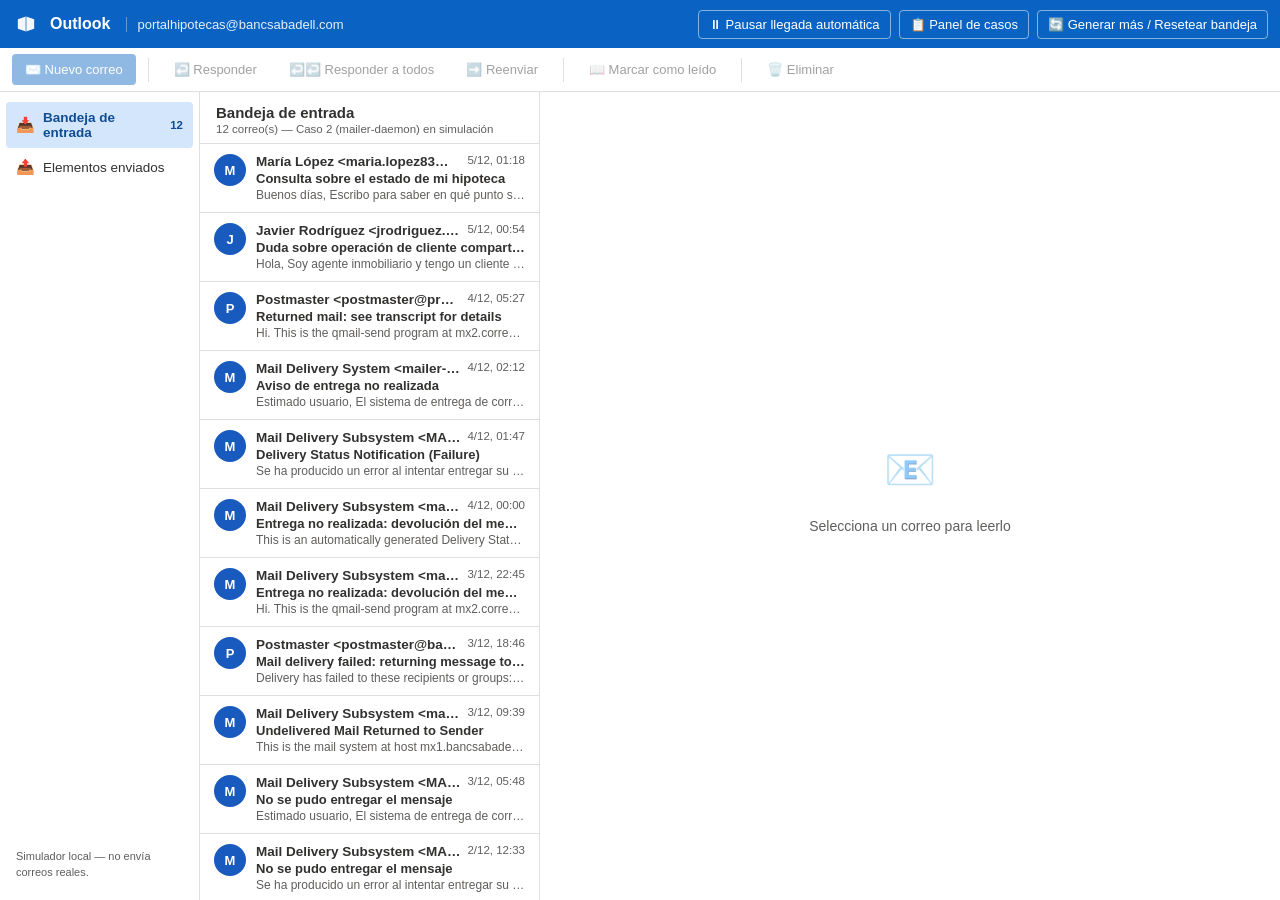
<file: simulador-outlook/index.html>
<!DOCTYPE html>
<html lang="es">
<head>
<meta charset="UTF-8">
<meta name="viewport" content="width=device-width, initial-scale=1.0">
<title>Simulación Outlook Web — portalhipotecas@bancsabadell.com</title>
<link rel="stylesheet" href="css/styles.css">
</head>
<body>

<!-- ============ TOP BAR ============ -->
<header class="topbar">
  <div class="topbar-left">
    <div class="app-logo" aria-hidden="true">
      <svg width="28" height="28" viewBox="0 0 24 24" fill="none">
        <rect width="24" height="24" rx="4" fill="#0A63C2"/>
        <path d="M12 5.5L19 8v8l-7 2.5L5 16V8l7-2.5z" fill="#fff" opacity="0.95"/>
        <path d="M12 5.5v13" stroke="#0A63C2" stroke-width="0.6"/>
      </svg>
    </div>
    <span class="app-title">Outlook</span>
    <span class="mailbox-name" id="mailbox-name">portalhipotecas@bancsabadell.com</span>
  </div>
  <div class="topbar-right">
    <button id="btn-auto-llegada" class="ghost-btn" title="Simula la llegada automática de un correo nuevo cada ~10 segundos">
      ⏸ Pausar llegada automática
    </button>
    <button id="btn-panel-casos" class="ghost-btn" title="Mostrar caso esperado y comportamiento correcto de cada correo">
      📋 Panel de casos
    </button>
    <button id="btn-reset-bandeja" class="ghost-btn" title="Vuelve a poblar la bandeja con un nuevo lote de correos de prueba">
      🔄 Generar más / Resetear bandeja
    </button>
  </div>
</header>

<!-- ============ RIBBON ============ -->
<div class="ribbon">
  <button id="btn-nuevo-correo" class="ribbon-btn primary" disabled title="No implementado en el simulador">
    ✉️ Nuevo correo
  </button>
  <div class="ribbon-sep"></div>
  <button id="btn-responder" class="ribbon-btn" disabled>↩️ Responder</button>
  <button id="btn-responder-todos" class="ribbon-btn" disabled>↩️↩️ Responder a todos</button>
  <button id="btn-reenviar" class="ribbon-btn" disabled>➡️ Reenviar</button>
  <div class="ribbon-sep"></div>
  <button id="btn-marcar-leido" class="ribbon-btn" disabled>📖 Marcar como leído</button>
  <div class="ribbon-sep"></div>
  <button id="btn-eliminar" class="ribbon-btn" disabled title="No implementado en el simulador">🗑️ Eliminar</button>
</div>

<!-- ============ MAIN LAYOUT ============ -->
<div class="main-layout">

  <!-- FOLDER PANE -->
  <nav class="folder-pane">
    <button class="folder-item active" id="folder-inbox" data-folder="inbox">
      <span class="folder-icon">📥</span>
      <span class="folder-label">Bandeja de entrada</span>
      <span class="folder-count" id="inbox-unread-count">0</span>
    </button>
    <button class="folder-item" id="folder-sent" data-folder="sent">
      <span class="folder-icon">📤</span>
      <span class="folder-label">Elementos enviados</span>
      <span class="folder-count" id="sent-count">0</span>
    </button>
    <div class="folder-hint">
      Simulador local — no envía correos reales.
    </div>
  </nav>

  <!-- EMAIL LIST -->
  <section class="email-list-pane">
    <div class="email-list-header">
      <span id="list-title">Bandeja de entrada</span>
      <span class="email-list-subtitle" id="list-subtitle"></span>
    </div>
    <div class="email-list" id="email-list">
      <!-- se rellena por JS: <div id="email-item-<id>"> -->
    </div>
  </section>

  <!-- READING PANE -->
  <section class="reading-pane" id="reading-pane">
    <div class="reading-pane-empty" id="reading-pane-empty">
      <div class="empty-icon">📧</div>
      <p>Selecciona un correo para leerlo</p>
    </div>

    <div class="reading-pane-content" id="reading-pane-content" hidden>
      <div class="rp-header">
        <h2 class="rp-subject" id="rp-subject-display"></h2>
        <div class="rp-meta">
          <div class="rp-avatar" id="rp-avatar">?</div>
          <div class="rp-meta-text">
            <div class="rp-from-line">
              <span class="rp-from-name" id="rp-from-name"></span>
              <span class="rp-from-email" id="rp-from-email"></span>
            </div>
            <div class="rp-to-line">
              Para: <span id="rp-to"></span>
            </div>
          </div>
          <div class="rp-date" id="rp-date"></div>
        </div>
      </div>

      <div class="rp-body" id="rp-body"></div>

      <!-- Bloque de respuesta (oculto hasta pulsar Responder a todos) -->
      <div class="reply-block" id="reply-block" hidden>
        <div class="reply-block-header">
          <span>Responder a todos</span>
          <span class="reply-to-hint" id="reply-to-hint"></span>
        </div>
        <textarea id="reply-textbox" placeholder="Escribe tu respuesta..."></textarea>
        <div class="reply-actions">
          <button id="btn-enviar" class="ribbon-btn primary">Enviar</button>
          <button id="btn-descartar-respuesta" class="ghost-btn">Descartar</button>
        </div>
      </div>
    </div>

    <!-- Elemento oculto de compatibilidad: campos individuales usados por el robot -->
    <div id="email-fields-compat" hidden>
      <span id="rp-from-compat"></span>
      <span id="rp-subject-compat"></span>
      <span id="rp-body-compat"></span>
    </div>
  </section>
</div>

<!-- ============ MODAL: PANEL DE CASOS ============ -->
<div class="modal-overlay" id="modal-overlay" hidden>
  <div class="modal-panel">
    <div class="modal-header">
      <h3>Panel de casos — qué debería hacer el robot con cada correo</h3>
      <button id="btn-cerrar-modal" class="ghost-btn">✕ Cerrar</button>
    </div>
    <div class="modal-body" id="modal-body">
      <!-- se rellena por JS -->
    </div>
  </div>
</div>

<!-- ============ TOAST ============ -->
<div class="toast" id="toast" hidden></div>

<script src="js/casos.js"></script>
<script src="js/generador-caso2.js"></script>
<script src="js/app.js"></script>
</body>
</html>
</file>
<file: simulador-outlook/css/styles.css>
/* ==========================================================================
   Simulación Outlook Web — hoja de estilos
   Paleta inspirada en Microsoft 365 (azules / grises)
   ========================================================================== */

:root {
  --azul-primario: #0a63c2;
  --azul-oscuro: #0f4c93;
  --azul-hover: #e5f0fb;
  --azul-seleccion: #d3e6fb;
  --azul-acento: #185abd;
  --gris-fondo: #faf9f8;
  --gris-borde: #e1dfdd;
  --gris-texto: #323130;
  --gris-texto-suave: #605e5c;
  --gris-hover: #f3f2f1;
  --blanco: #ffffff;
  --rojo-alerta: #c4314b;
  --verde-ok: #107c10;
  --sombra: 0 1.6px 3.6px rgba(0,0,0,.13), 0 0.3px 0.9px rgba(0,0,0,.1);
  --font: "Segoe UI", "Segoe UI Web", -apple-system, BlinkMacSystemFont, Tahoma, Geneva, Verdana, sans-serif;
}

* { box-sizing: border-box; }

/* Cualquier elemento con el atributo [hidden] debe ocultarse siempre,
   incluso si otra regla más específica de esta hoja le fija su propio
   "display" (flex/grid/etc.). Sin esto, elementos como el modal o el
   estado vacío del panel de lectura se quedarían visibles y bloqueando
   clics aunque tengan hidden="true". */
[hidden] { display: none !important; }

html, body {
  margin: 0;
  padding: 0;
  height: 100%;
  font-family: var(--font);
  color: var(--gris-texto);
  background: var(--gris-fondo);
  font-size: 14px;
}

button {
  font-family: inherit;
  cursor: pointer;
}

/* ============ TOP BAR ============ */
.topbar {
  height: 48px;
  background: var(--azul-primario);
  color: var(--blanco);
  display: flex;
  align-items: center;
  justify-content: space-between;
  padding: 0 12px;
}

.topbar-left {
  display: flex;
  align-items: center;
  gap: 10px;
}

.app-logo { display: flex; align-items: center; }

.app-title {
  font-size: 16px;
  font-weight: 600;
  margin-right: 6px;
}

.mailbox-name {
  font-size: 13px;
  opacity: 0.9;
  padding-left: 10px;
  border-left: 1px solid rgba(255,255,255,.4);
}

.topbar-right {
  display: flex;
  gap: 8px;
}

.ghost-btn {
  background: transparent;
  border: 1px solid transparent;
  color: inherit;
  padding: 6px 10px;
  border-radius: 4px;
  font-size: 13px;
}

.topbar .ghost-btn {
  color: var(--blanco);
  border-color: rgba(255,255,255,.5);
}

.topbar .ghost-btn:hover {
  background: rgba(255,255,255,.15);
}

/* ============ RIBBON ============ */
.ribbon {
  height: 44px;
  background: var(--blanco);
  border-bottom: 1px solid var(--gris-borde);
  display: flex;
  align-items: center;
  padding: 0 12px;
  gap: 6px;
}

.ribbon-sep {
  width: 1px;
  height: 24px;
  background: var(--gris-borde);
  margin: 0 6px;
}

.ribbon-btn {
  background: var(--blanco);
  border: 1px solid transparent;
  padding: 7px 12px;
  border-radius: 4px;
  font-size: 13px;
  color: var(--gris-texto);
}

.ribbon-btn:hover:not(:disabled) {
  background: var(--gris-hover);
  border-color: var(--gris-borde);
}

.ribbon-btn.primary {
  background: var(--azul-primario);
  color: var(--blanco);
}

.ribbon-btn.primary:hover:not(:disabled) {
  background: var(--azul-oscuro);
}

.ribbon-btn:disabled {
  opacity: 0.45;
  cursor: not-allowed;
}

/* ============ MAIN LAYOUT ============ */
.main-layout {
  display: grid;
  grid-template-columns: 200px 340px 1fr;
  height: calc(100vh - 48px - 44px);
}

/* ---- Folder pane ---- */
.folder-pane {
  background: var(--blanco);
  border-right: 1px solid var(--gris-borde);
  padding: 10px 6px;
  display: flex;
  flex-direction: column;
  gap: 2px;
}

.folder-item {
  display: flex;
  align-items: center;
  gap: 8px;
  width: 100%;
  background: transparent;
  border: none;
  text-align: left;
  padding: 8px 10px;
  border-radius: 4px;
  font-size: 13.5px;
  color: var(--gris-texto);
}

.folder-item:hover { background: var(--gris-hover); }

.folder-item.active {
  background: var(--azul-seleccion);
  font-weight: 600;
  color: var(--azul-oscuro);
}

.folder-icon { font-size: 15px; }
.folder-label { flex: 1; }

.folder-count {
  font-size: 11.5px;
  color: var(--gris-texto-suave);
  font-weight: 600;
}

.folder-item.active .folder-count { color: var(--azul-oscuro); }

.folder-hint {
  margin-top: auto;
  font-size: 11px;
  color: var(--gris-texto-suave);
  padding: 10px;
  line-height: 1.4;
}

/* ---- Email list ---- */
.email-list-pane {
  background: var(--blanco);
  border-right: 1px solid var(--gris-borde);
  display: flex;
  flex-direction: column;
  overflow: hidden;
}

.email-list-header {
  padding: 12px 16px 8px;
  font-weight: 600;
  font-size: 15px;
  border-bottom: 1px solid var(--gris-borde);
  display: flex;
  flex-direction: column;
  gap: 2px;
}

.email-list-subtitle {
  font-size: 11.5px;
  font-weight: 400;
  color: var(--gris-texto-suave);
}

.email-list {
  overflow-y: auto;
  flex: 1;
}

.email-item {
  display: flex;
  gap: 10px;
  padding: 10px 14px;
  border-bottom: 1px solid var(--gris-borde);
  cursor: pointer;
  position: relative;
}

.email-item:hover { background: var(--azul-hover); }

.email-item.selected {
  background: var(--azul-seleccion);
}

.email-item.selected::before {
  content: "";
  position: absolute;
  left: 0; top: 0; bottom: 0;
  width: 3px;
  background: var(--azul-primario);
}

.email-item-avatar {
  width: 32px;
  height: 32px;
  border-radius: 50%;
  background: var(--azul-acento);
  color: var(--blanco);
  display: flex;
  align-items: center;
  justify-content: center;
  font-size: 13px;
  font-weight: 600;
  flex-shrink: 0;
}

.email-item-main {
  flex: 1;
  min-width: 0;
}

.email-item-top {
  display: flex;
  justify-content: space-between;
  gap: 6px;
}

.email-item-from {
  font-size: 13.5px;
  color: var(--gris-texto);
  white-space: nowrap;
  overflow: hidden;
  text-overflow: ellipsis;
}

.email-item.unread .email-item-from,
.email-item.unread .email-item-subject {
  font-weight: 700;
}

.email-item-date {
  font-size: 11.5px;
  color: var(--gris-texto-suave);
  flex-shrink: 0;
}

.email-item-subject {
  font-size: 13px;
  margin-top: 2px;
  white-space: nowrap;
  overflow: hidden;
  text-overflow: ellipsis;
}

.email-item-preview {
  font-size: 12px;
  color: var(--gris-texto-suave);
  margin-top: 2px;
  white-space: nowrap;
  overflow: hidden;
  text-overflow: ellipsis;
}

.email-list-empty {
  padding: 40px 20px;
  text-align: center;
  color: var(--gris-texto-suave);
  font-size: 13px;
}

/* ---- Reading pane ---- */
.reading-pane {
  background: var(--blanco);
  overflow-y: auto;
  position: relative;
}

.reading-pane-empty {
  height: 100%;
  display: flex;
  flex-direction: column;
  align-items: center;
  justify-content: center;
  color: var(--gris-texto-suave);
}

.empty-icon { font-size: 42px; margin-bottom: 10px; opacity: .5; }

.reading-pane-content {
  padding: 24px 32px;
  max-width: 760px;
}

.rp-subject {
  font-size: 22px;
  font-weight: 600;
  margin: 0 0 16px;
  color: var(--gris-texto);
}

.rp-meta {
  display: flex;
  align-items: flex-start;
  gap: 12px;
  padding-bottom: 16px;
  border-bottom: 1px solid var(--gris-borde);
  margin-bottom: 20px;
}

.rp-avatar {
  width: 40px;
  height: 40px;
  border-radius: 50%;
  background: var(--azul-acento);
  color: var(--blanco);
  display: flex;
  align-items: center;
  justify-content: center;
  font-weight: 600;
  flex-shrink: 0;
}

.rp-meta-text { flex: 1; }

.rp-from-line {
  font-size: 14px;
}

.rp-from-name {
  font-weight: 600;
  margin-right: 6px;
}

.rp-from-email {
  color: var(--gris-texto-suave);
  font-size: 12.5px;
}

.rp-to-line {
  font-size: 12.5px;
  color: var(--gris-texto-suave);
  margin-top: 3px;
}

.rp-date {
  font-size: 12.5px;
  color: var(--gris-texto-suave);
  white-space: nowrap;
}

.rp-body {
  font-size: 14px;
  line-height: 1.6;
  white-space: pre-wrap;
  color: var(--gris-texto);
  margin-bottom: 20px;
}

/* ---- Reply block ---- */
.reply-block {
  border: 1px solid var(--gris-borde);
  border-radius: 6px;
  padding: 14px;
  background: var(--gris-fondo);
  margin-top: 10px;
}

.reply-block-header {
  display: flex;
  justify-content: space-between;
  font-size: 12.5px;
  font-weight: 600;
  color: var(--gris-texto-suave);
  margin-bottom: 8px;
}

#reply-textbox {
  width: 100%;
  min-height: 120px;
  resize: vertical;
  border: 1px solid var(--gris-borde);
  border-radius: 4px;
  padding: 10px;
  font-family: inherit;
  font-size: 13.5px;
  background: var(--blanco);
}

#reply-textbox:focus {
  outline: 2px solid var(--azul-primario);
  outline-offset: -1px;
}

.reply-actions {
  margin-top: 10px;
  display: flex;
  gap: 8px;
}

/* ============ MODAL: PANEL DE CASOS ============ */
.modal-overlay {
  position: fixed;
  inset: 0;
  background: rgba(0,0,0,.35);
  display: flex;
  align-items: center;
  justify-content: center;
  z-index: 100;
}

.modal-panel {
  background: var(--blanco);
  width: min(900px, 92vw);
  max-height: 85vh;
  border-radius: 8px;
  box-shadow: var(--sombra);
  display: flex;
  flex-direction: column;
  overflow: hidden;
}

.modal-header {
  display: flex;
  justify-content: space-between;
  align-items: center;
  padding: 14px 18px;
  border-bottom: 1px solid var(--gris-borde);
}

.modal-header h3 {
  margin: 0;
  font-size: 15px;
}

.modal-header .ghost-btn {
  color: var(--gris-texto);
  border-color: var(--gris-borde);
}

.modal-header .ghost-btn:hover { background: var(--gris-hover); }

.modal-body {
  overflow-y: auto;
  padding: 8px 18px 18px;
}

.caso-tabla {
  width: 100%;
  border-collapse: collapse;
  font-size: 12.8px;
}

.caso-tabla th, .caso-tabla td {
  text-align: left;
  padding: 8px 10px;
  border-bottom: 1px solid var(--gris-borde);
  vertical-align: top;
}

.caso-tabla th {
  color: var(--gris-texto-suave);
  font-weight: 600;
  font-size: 11.5px;
  text-transform: uppercase;
  letter-spacing: .3px;
}

.caso-tabla tr:hover td { background: var(--gris-hover); }

.caso-pill {
  display: inline-block;
  padding: 2px 8px;
  border-radius: 9px;
  font-size: 11px;
  font-weight: 700;
}

.caso-pill.md { background: #fde7e9; color: var(--rojo-alerta); }
.caso-pill.otro { background: #e6f4ea; color: var(--verde-ok); }

/* ============ TOAST ============ */
.toast {
  position: fixed;
  bottom: 24px;
  left: 50%;
  transform: translateX(-50%);
  background: var(--gris-texto);
  color: var(--blanco);
  padding: 10px 18px;
  border-radius: 6px;
  font-size: 13px;
  box-shadow: var(--sombra);
  z-index: 200;
}

/* ============ Responsive fallback ============ */
@media (max-width: 900px) {
  .main-layout {
    grid-template-columns: 60px 260px 1fr;
  }
  .folder-label, .folder-hint { display: none; }
}
</file>
